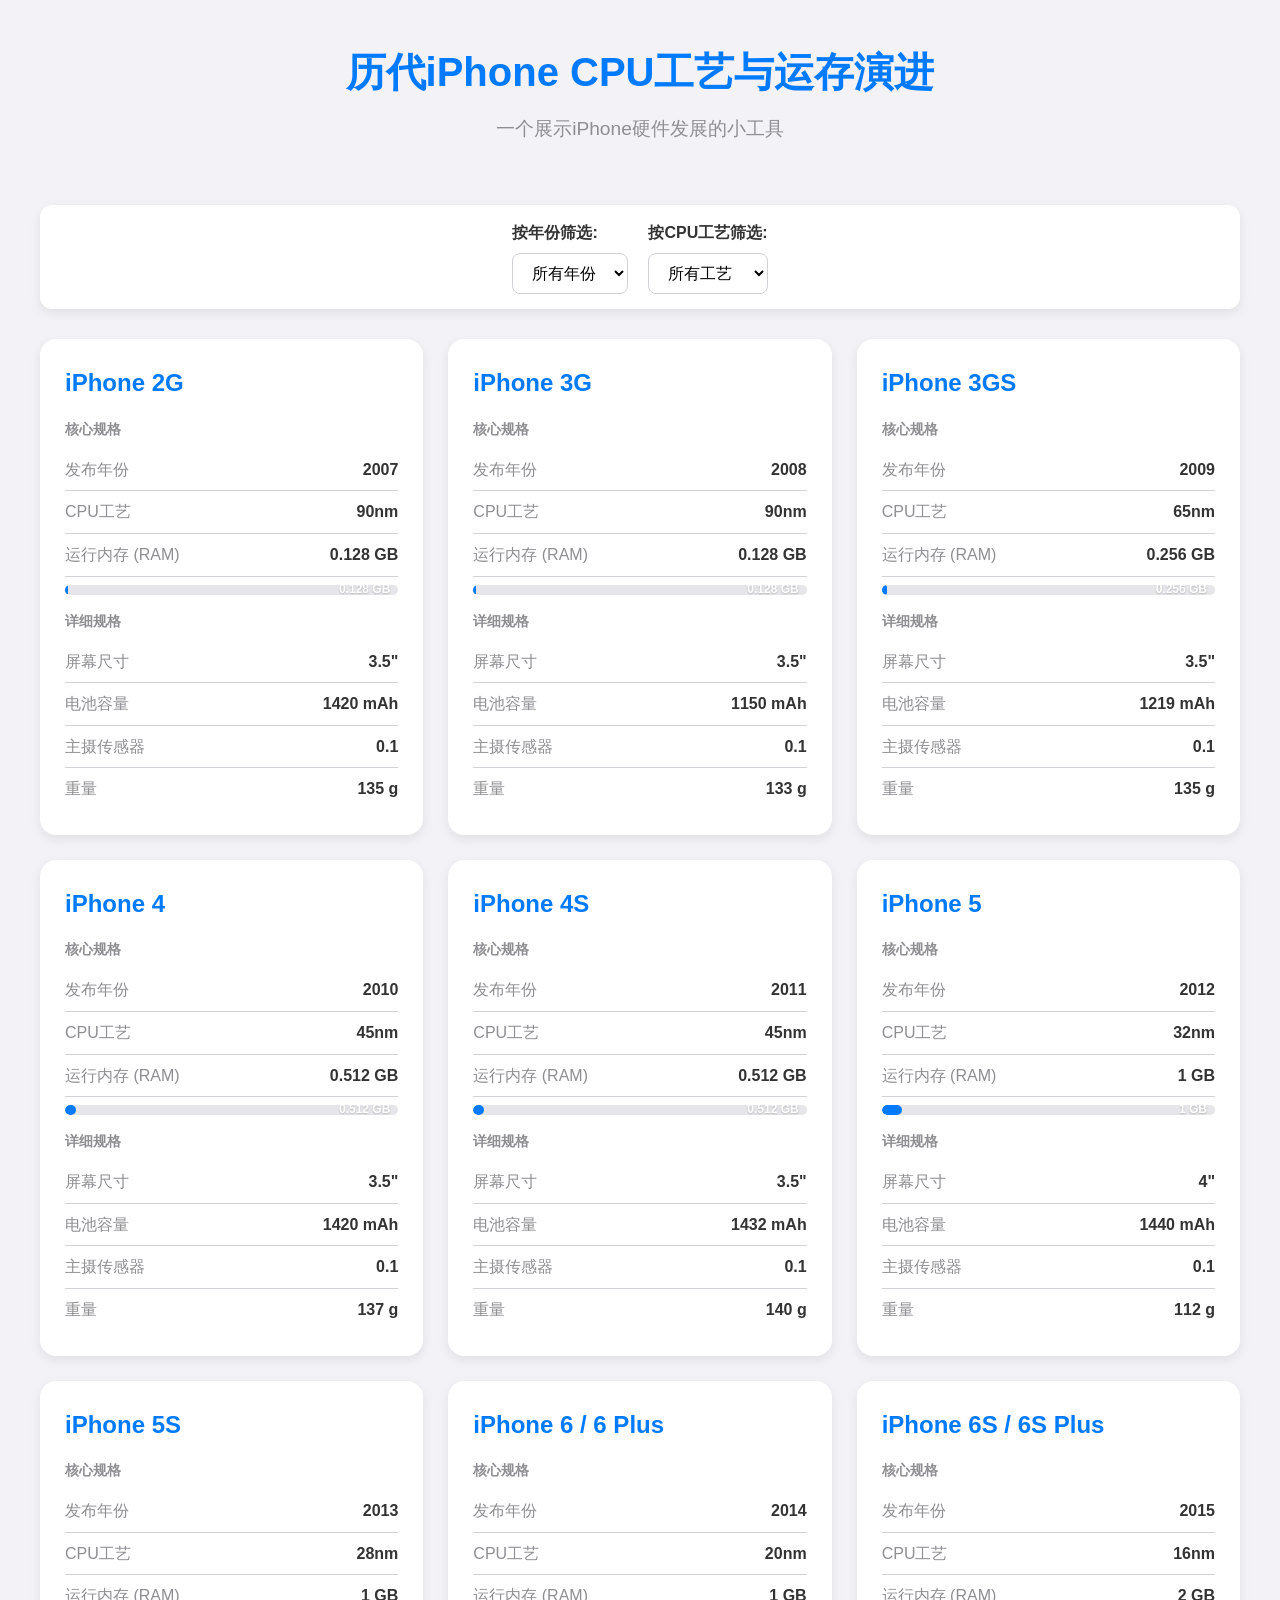
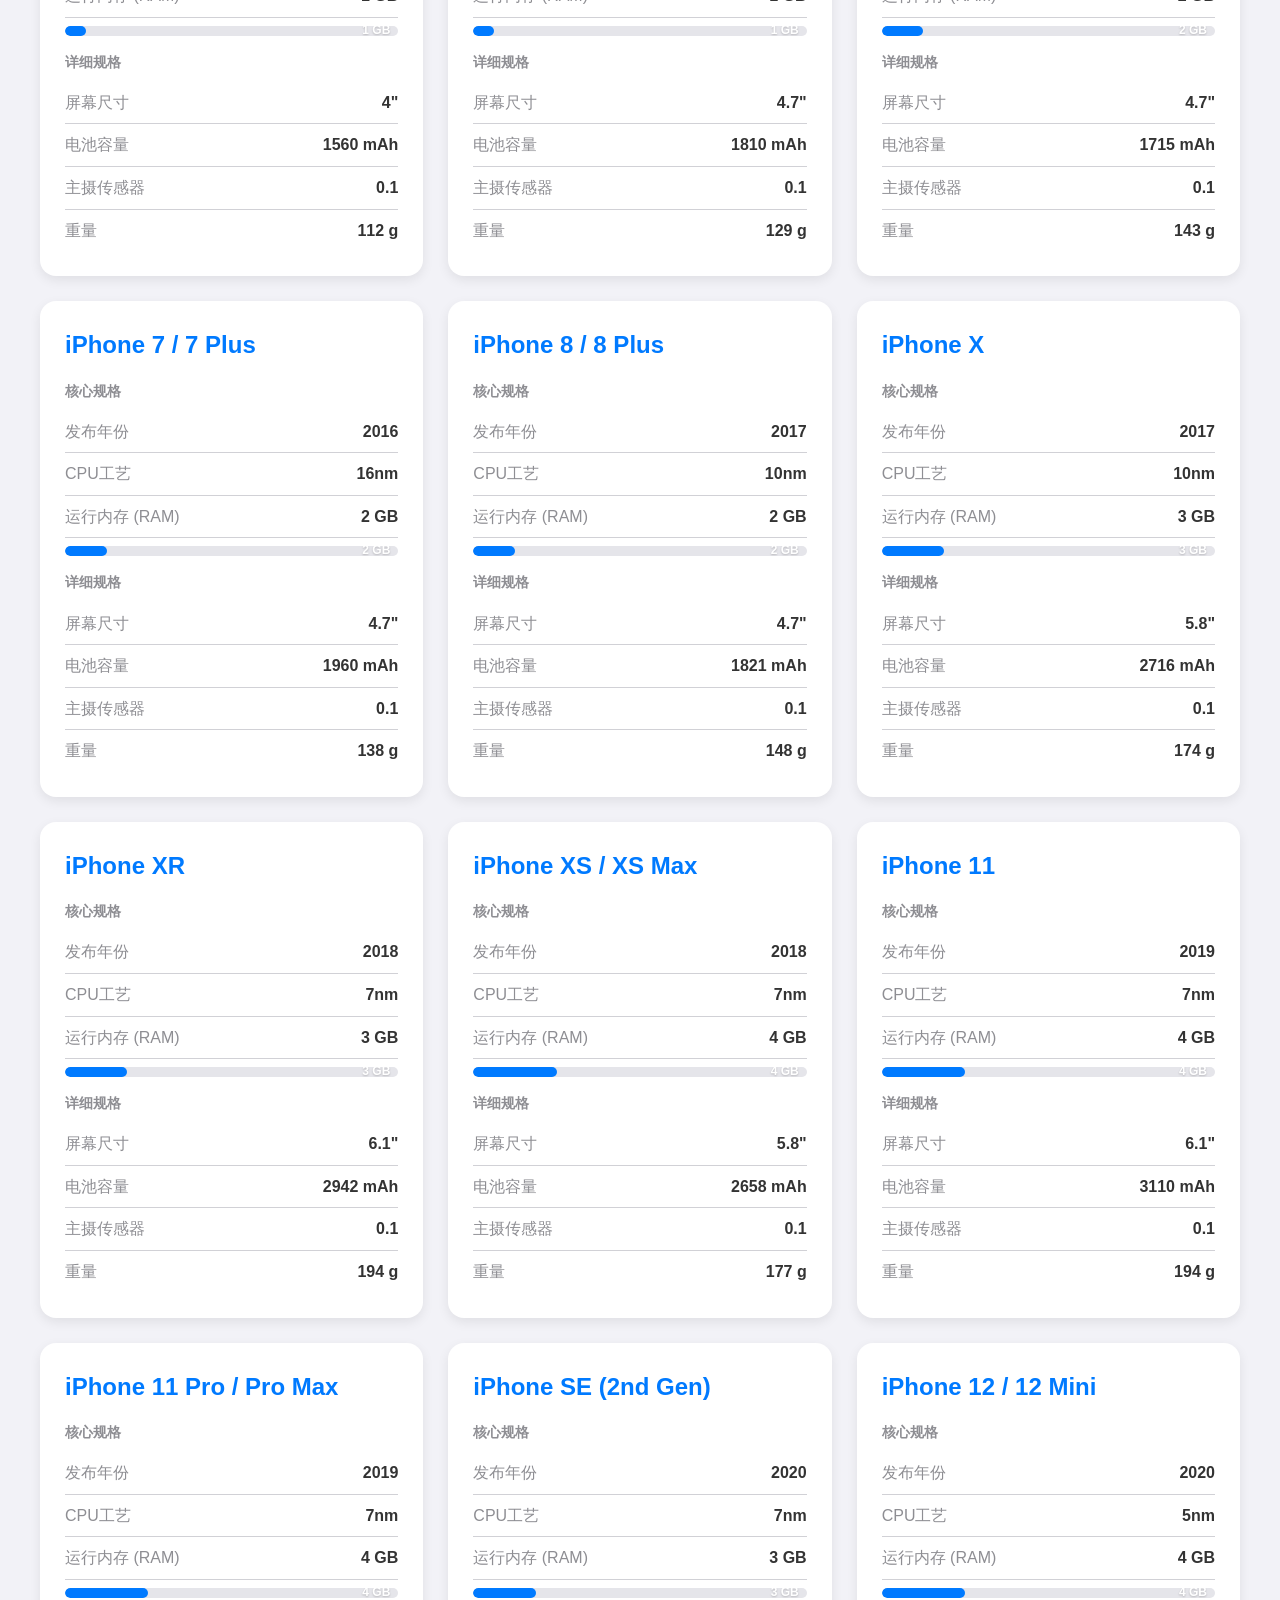
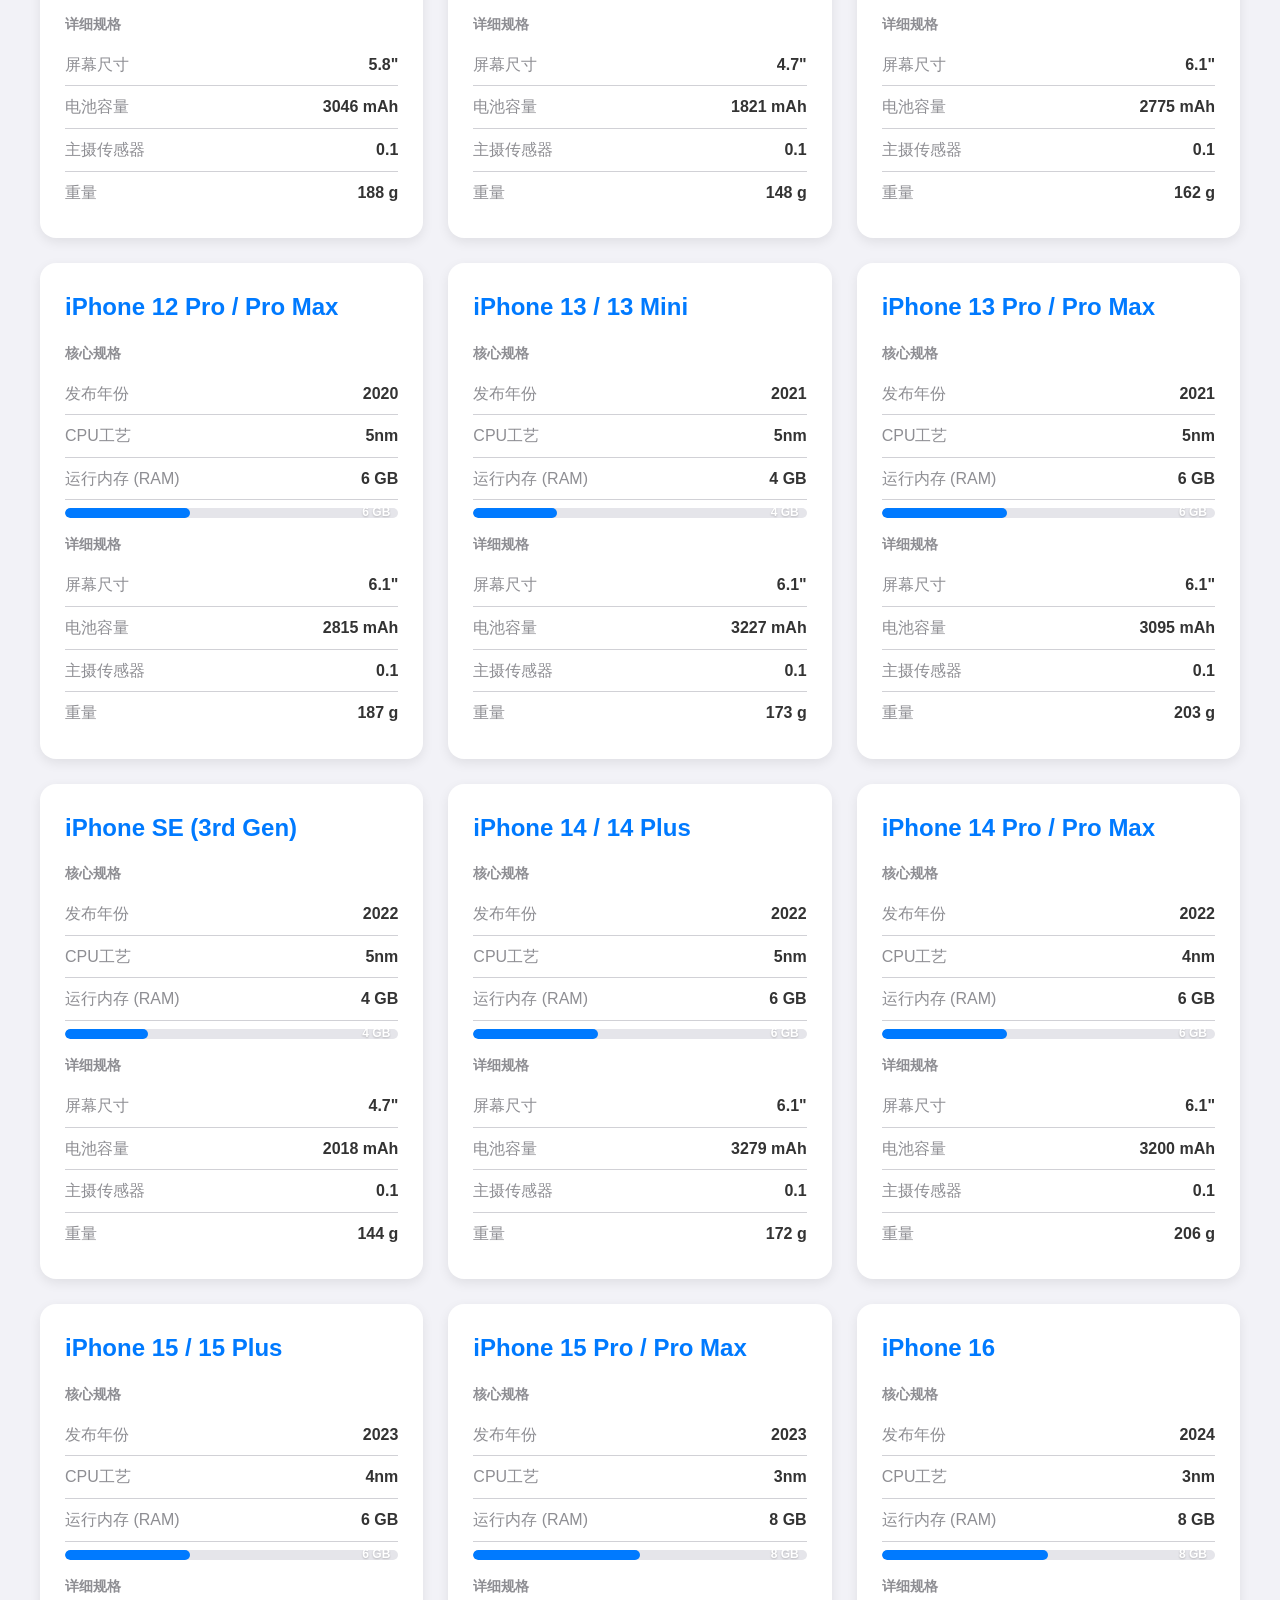
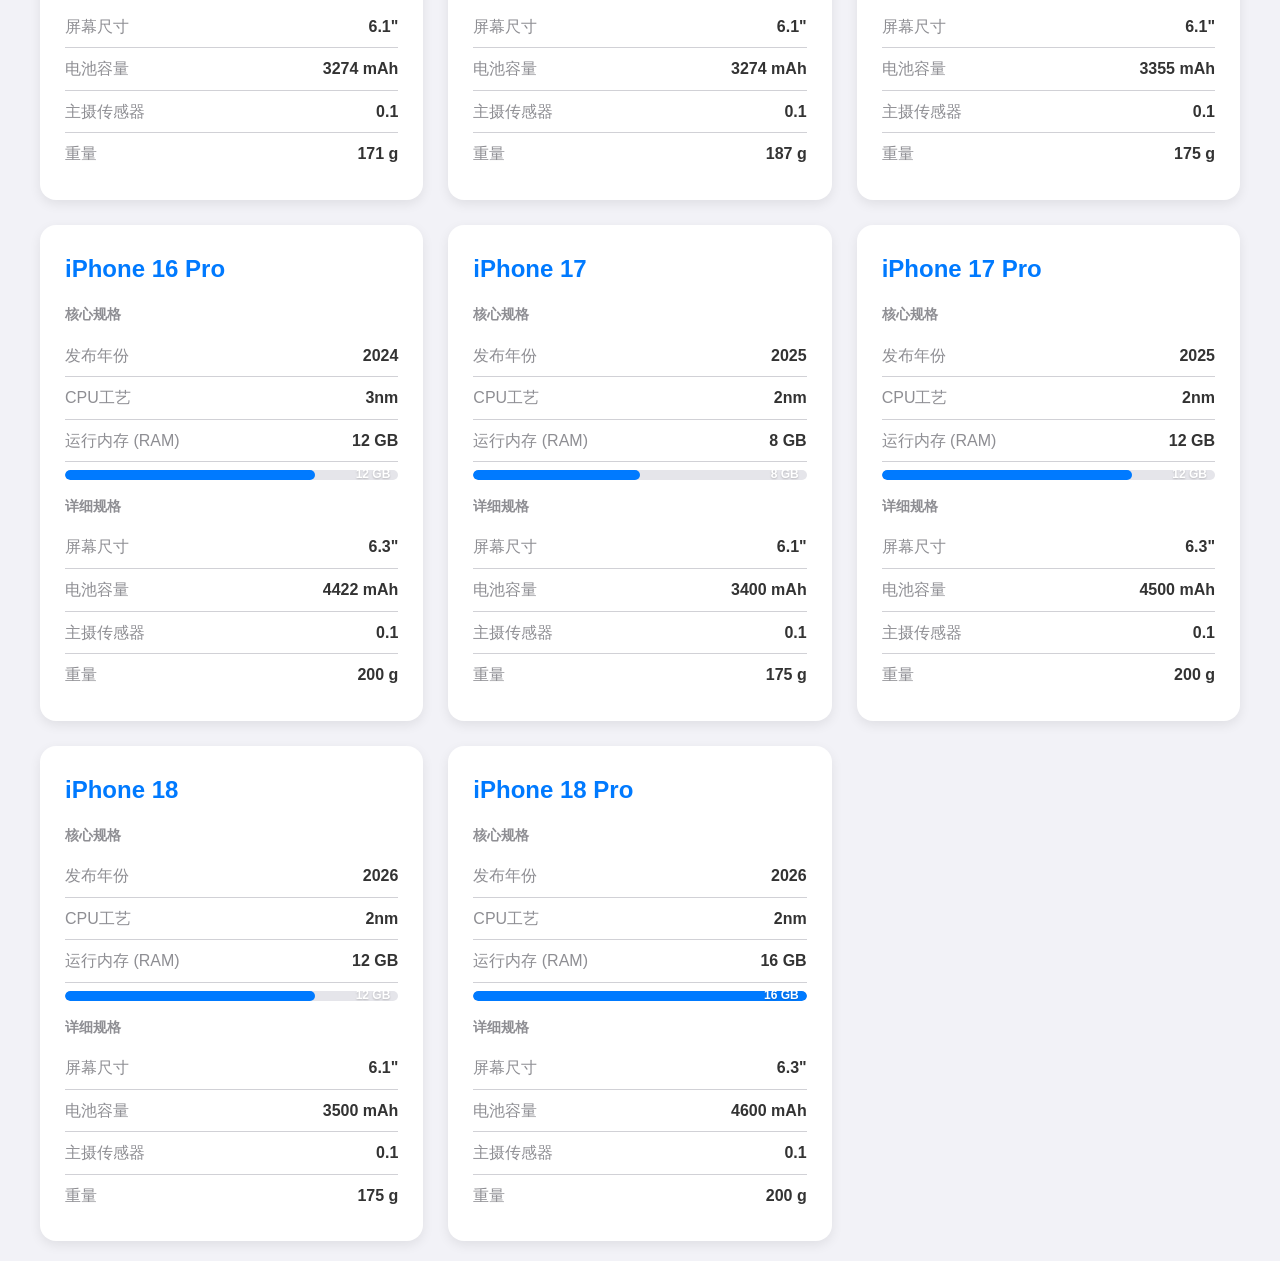
<file: all-iphone-models.html>
<!DOCTYPE html>
<html lang="zh-CN">
<head>
    <meta charset="UTF-8">
    <meta name="viewport" content="width=device-width, initial-scale=1.0">
    <title>历代iPhone CPU工艺与运存演进</title>
    <style>
        /* --- CSS 样式 (已更新) --- */
        :root {
            --primary-color: #007aff;
            --secondary-color: #f2f2f7;
            --text-color: #333;
            --light-text: #8e8e93;
            --border-color: #d1d1d6;
            --card-shadow: 0 4px 12px rgba(0, 0, 0, 0.08);
        }

        * {
            box-sizing: border-box;
            margin: 0;
            padding: 0;
        }

        body {
            font-family: -apple-system, BlinkMacSystemFont, "Segoe UI", Roboto, Helvetica, Arial, sans-serif;
            background-color: var(--secondary-color);
            color: var(--text-color);
            line-height: 1.6;
            padding: 20px;
        }

        .container {
            max-width: 1200px;
            margin: 0 auto;
        }

        header {
            text-align: center;
            margin-bottom: 40px;
            padding: 20px 0;
        }

        h1 {
            font-size: 2.5rem;
            color: var(--primary-color);
            margin-bottom: 10px;
        }

        .subtitle {
            font-size: 1.2rem;
            color: var(--light-text);
        }

        .controls {
            display: flex;
            flex-wrap: wrap;
            gap: 20px;
            justify-content: center;
            margin-bottom: 30px;
            padding: 15px;
            background-color: white;
            border-radius: 12px;
            box-shadow: var(--card-shadow);
        }

        .control-group {
            display: flex;
            flex-direction: column;
        }

        label {
            font-weight: 600;
            margin-bottom: 8px;
            color: var(--text-color);
        }

        select {
            padding: 10px 15px;
            border: 1px solid var(--border-color);
            border-radius: 8px;
            font-size: 1rem;
            background-color: white;
            cursor: pointer;
            transition: border-color 0.2s;
        }

        select:focus {
            outline: none;
            border-color: var(--primary-color);
        }

        .chart-container {
            display: grid;
            grid-template-columns: repeat(auto-fit, minmax(320px, 1fr));
            gap: 25px;
            margin-top: 20px;
        }

        .phone-card {
            background-color: white;
            border-radius: 16px;
            padding: 25px;
            box-shadow: var(--card-shadow);
            transition: transform 0.2s, box-shadow 0.2s;
            display: flex;
            flex-direction: column;
            height: 100%;
        }

        .phone-card:hover {
            transform: translateY(-5px);
            box-shadow: 0 8px 20px rgba(0, 0, 0, 0.12);
        }

        .phone-name {
            font-size: 1.5rem;
            font-weight: 700;
            color: var(--primary-color);
            margin-bottom: 15px;
        }

        .info-section {
            margin-bottom: 15px;
        }
        
        .info-section:last-child {
            margin-bottom: 0;
        }

        .info-title {
            font-size: 0.9rem;
            color: var(--light-text);
            margin-bottom: 8px;
            font-weight: 600;
        }

        .info-item {
            display: flex;
            justify-content: space-between;
            align-items: center;
            padding: 8px 0;
            border-bottom: 1px solid var(--border-color);
        }
        
        .info-item:last-child {
            border-bottom: none;
        }

        .info-label {
            font-weight: 500;
            color: var(--light-text);
        }

        .info-value {
            font-weight: 600;
            color: var(--text-color);
        }

        .ram-chart {
            width: 100%;
            height: 10px;
            background-color: #e5e5ea;
            border-radius: 5px;
            margin-top: 8px;
            overflow: hidden;
            position: relative;
        }

        .ram-bar {
            height: 100%;
            background-color: var(--primary-color);
            border-radius: 5px;
            transition: width 0.5s ease-in-out;
        }
        
        .ram-bar::after {
            content: attr(data-ram);
            position: absolute;
            right: 8px;
            top: 50%;
            transform: translateY(-50%);
            color: white;
            font-size: 0.75rem;
            font-weight: bold;
            text-shadow: 0 1px 2px rgba(0,0,0,0.2);
        }

        .no-data {
            text-align: center;
            grid-column: 1 / -1;
            padding: 40px;
            font-size: 1.2rem;
            color: var(--light-text);
        }

        /* 响应式调整 */
        @media (max-width: 768px) {
            .controls {
                flex-direction: column;
                align-items: stretch;
            }
            
            h1 {
                font-size: 2rem;
            }
        }
    </style>
</head>
<body>

    <div class="container">
        <header>
            <h1>历代iPhone CPU工艺与运存演进</h1>
            <p class="subtitle">一个展示iPhone硬件发展的小工具</p>
        </header>

        <div class="controls">
            <div class="control-group">
                <label for="year-filter">按年份筛选:</label>
                <select id="year-filter">
                    <option value="all">所有年份</option>
                    <!-- 年份将由JS动态生成 -->
                </select>
            </div>
            <div class="control-group">
                <label for="process-filter">按CPU工艺筛选:</label>
                <select id="process-filter">
                    <option value="all">所有工艺</option>
                    <!-- 工艺将由JS动态生成 -->
                </select>
            </div>
        </div>

        <div class="chart-container" id="chart-container">
            <!-- iPhone 卡片将由JS动态生成 -->
        </div>
    </div>

    <script>
        // --- 1. 数据定义 (已更新) ---
        // 这里存储了所有iPhone的信息，易于维护和扩展
        const iphoneData = [
            { name: "iPhone 2G", year: 2007, cpuProcess: "90nm", ram: 0.128, screenSize: 3.5, batteryCapacity: 1420, cameraSensor: 1/10, weight: 135 },
            { name: "iPhone 3G", year: 2008, cpuProcess: "90nm", ram: 0.128, screenSize: 3.5, batteryCapacity: 1150, cameraSensor: 1/10, weight: 133 },
            { name: "iPhone 3GS", year: 2009, cpuProcess: "65nm", ram: 0.256, screenSize: 3.5, batteryCapacity: 1219, cameraSensor: 1/10, weight: 135 },
            { name: "iPhone 4", year: 2010, cpuProcess: "45nm", ram: 0.512, screenSize: 3.5, batteryCapacity: 1420, cameraSensor: 1/10, weight: 137 },
            { name: "iPhone 4S", year: 2011, cpuProcess: "45nm", ram: 0.512, screenSize: 3.5, batteryCapacity: 1432, cameraSensor: 1/10, weight: 140 },
            { name: "iPhone 5", year: 2012, cpuProcess: "32nm", ram: 1, screenSize: 4.0, batteryCapacity: 1440, cameraSensor: 1/10, weight: 112 },
            { name: "iPhone 5S", year: 2013, cpuProcess: "28nm", ram: 1, screenSize: 4.0, batteryCapacity: 1560, cameraSensor: 1/10, weight: 112 },
            { name: "iPhone 6 / 6 Plus", year: 2014, cpuProcess: "20nm", ram: 1, screenSize: 4.7, batteryCapacity: 1810, cameraSensor: 1/10, weight: 129 },
            { name: "iPhone 6S / 6S Plus", year: 2015, cpuProcess: "16nm", ram: 2, screenSize: 4.7, batteryCapacity: 1715, cameraSensor: 1/10, weight: 143 },
            { name: "iPhone 7 / 7 Plus", year: 2016, cpuProcess: "16nm", ram: 2, screenSize: 4.7, batteryCapacity: 1960, cameraSensor: 1/10, weight: 138 },
            { name: "iPhone 8 / 8 Plus", year: 2017, cpuProcess: "10nm", ram: 2, screenSize: 4.7, batteryCapacity: 1821, cameraSensor: 1/10, weight: 148 },
            { name: "iPhone X", year: 2017, cpuProcess: "10nm", ram: 3, screenSize: 5.8, batteryCapacity: 2716, cameraSensor: 1/10, weight: 174 },
            { name: "iPhone XR", year: 2018, cpuProcess: "7nm", ram: 3, screenSize: 6.1, batteryCapacity: 2942, cameraSensor: 1/10, weight: 194 },
            { name: "iPhone XS / XS Max", year: 2018, cpuProcess: "7nm", ram: 4, screenSize: 5.8, batteryCapacity: 2658, cameraSensor: 1/10, weight: 177 },
            { name: "iPhone 11", year: 2019, cpuProcess: "7nm", ram: 4, screenSize: 6.1, batteryCapacity: 3110, cameraSensor: 1/10, weight: 194 },
            { name: "iPhone 11 Pro / Pro Max", year: 2019, cpuProcess: "7nm", ram: 4, screenSize: 5.8, batteryCapacity: 3046, cameraSensor: 1/10, weight: 188 },
            { name: "iPhone SE (2nd Gen)", year: 2020, cpuProcess: "7nm", ram: 3, screenSize: 4.7, batteryCapacity: 1821, cameraSensor: 1/10, weight: 148 },
            { name: "iPhone 12 / 12 Mini", year: 2020, cpuProcess: "5nm", ram: 4, screenSize: 6.1, batteryCapacity: 2775, cameraSensor: 1/10, weight: 162 },
            { name: "iPhone 12 Pro / Pro Max", year: 2020, cpuProcess: "5nm", ram: 6, screenSize: 6.1, batteryCapacity: 2815, cameraSensor: 1/10, weight: 187 },
            { name: "iPhone 13 / 13 Mini", year: 2021, cpuProcess: "5nm", ram: 4, screenSize: 6.1, batteryCapacity: 3227, cameraSensor: 1/10, weight: 173 },
            { name: "iPhone 13 Pro / Pro Max", year: 2021, cpuProcess: "5nm", ram: 6, screenSize: 6.1, batteryCapacity: 3095, cameraSensor: 1/10, weight: 203 },
            { name: "iPhone SE (3rd Gen)", year: 2022, cpuProcess: "5nm", ram: 4, screenSize: 4.7, batteryCapacity: 2018, cameraSensor: 1/10, weight: 144 },
            { name: "iPhone 14 / 14 Plus", year: 2022, cpuProcess: "5nm", ram: 6, screenSize: 6.1, batteryCapacity: 3279, cameraSensor: 1/10, weight: 172 },
            { name: "iPhone 14 Pro / Pro Max", year: 2022, cpuProcess: "4nm", ram: 6, screenSize: 6.1, batteryCapacity: 3200, cameraSensor: 1/10, weight: 206 },
            { name: "iPhone 15 / 15 Plus", year: 2023, cpuProcess: "4nm", ram: 6, screenSize: 6.1, batteryCapacity: 3274, cameraSensor: 1/10, weight: 171 },
            { name: "iPhone 15 Pro / Pro Max", year: 2023, cpuProcess: "3nm", ram: 8, screenSize: 6.1, batteryCapacity: 3274, cameraSensor: 1/10, weight: 187 },
            { name: "iPhone 16", year: 2024, cpuProcess: "3nm", ram: 8, screenSize: 6.1, batteryCapacity: 3355, cameraSensor: 1/10, weight: 175 },
            { name: "iPhone 16 Pro", year: 2024, cpuProcess: "3nm", ram: 12, screenSize: 6.3, batteryCapacity: 4422, cameraSensor: 1/10, weight: 200 },
            { name: "iPhone 17", year: 2025, cpuProcess: "2nm", ram: 8, screenSize: 6.1, batteryCapacity: 3400, cameraSensor: 1/10, weight: 175 },
            { name: "iPhone 17 Pro", year: 2025, cpuProcess: "2nm", ram: 12, screenSize: 6.3, batteryCapacity: 4500, cameraSensor: 1/10, weight: 200 },
            { name: "iPhone 18", year: 2026, cpuProcess: "2nm", ram: 12, screenSize: 6.1, batteryCapacity: 3500, cameraSensor: 1/10, weight: 175 },
            { name: "iPhone 18 Pro", year: 2026, cpuProcess: "2nm", ram: 16, screenSize: 6.3, batteryCapacity: 4600, cameraSensor: 1/10, weight: 200 }
        ];

        // --- 2. 初始化 ---
        const chartContainer = document.getElementById('chart-container');
        const yearFilter = document.getElementById('year-filter');
        const processFilter = document.getElementById('process-filter');
        
        // 找到最大的运存值，用于归一化图表宽度
        const maxRam = Math.max(...iphoneData.map(phone => phone.ram));

        // --- 3. 功能函数 (已更新) ---

        /**
         * 渲染iPhone卡片
         * @param {Array} phones - 要渲染的iPhone数据数组
         */
        function renderPhones(phones) {
            if (phones.length === 0) {
                chartContainer.innerHTML = `<div class="no-data">没有找到符合条件的iPhone。</div>`;
                return;
            }

            chartContainer.innerHTML = ''; // 清空现有内容
            phones.forEach(phone => {
                const ramBarWidth = (phone.ram / maxRam) * 100;
                const card = document.createElement('div');
                card.className = 'phone-card';
                card.innerHTML = `
                    <h3 class="phone-name">${phone.name}</h3>
                    
                    <div class="info-section">
                        <div class="info-title">核心规格</div>
                        <div class="info-item">
                            <span class="info-label">发布年份</span>
                            <span class="info-value">${phone.year}</span>
                        </div>
                        <div class="info-item">
                            <span class="info-label">CPU工艺</span>
                            <span class="info-value">${phone.cpuProcess}</span>
                        </div>
                        <div class="info-item">
                            <span class="info-label">运行内存 (RAM)</span>
                            <span class="info-value">${phone.ram} GB</span>
                        </div>
                        <div class="ram-chart">
                            <div class="ram-bar" style="width: ${ramBarWidth}%;" data-ram="${phone.ram} GB"></div>
                        </div>
                    </div>

                    <div class="info-section">
                        <div class="info-title">详细规格</div>
                        <div class="info-item">
                            <span class="info-label">屏幕尺寸</span>
                            <span class="info-value">${phone.screenSize}"</span>
                        </div>
                        <div class="info-item">
                            <span class="info-label">电池容量</span>
                            <span class="info-value">${phone.batteryCapacity} mAh</span>
                        </div>
                        <div class="info-item">
                            <span class="info-label">主摄传感器</span>
                            <span class="info-value">${phone.cameraSensor}</span>
                        </div>
                        <div class="info-item">
                            <span class="info-label">重量</span>
                            <span class="info-value">${phone.weight} g</span>
                        </div>
                    </div>
                `;
                chartContainer.appendChild(card);
            });
        }

        /**
         * 初始化筛选器选项
         */
        function initFilters() {
            const years = [...new Set(iphoneData.map(phone => phone.year))].sort();
            const processes = [...new Set(iphoneData.map(phone => phone.cpuProcess))].sort();

            years.forEach(year => {
                const option = document.createElement('option');
                option.value = year;
                option.textContent = `${year}年`;
                yearFilter.appendChild(option);
            });

            processes.forEach(process => {
                const option = document.createElement('option');
                option.value = process;
                option.textContent = process;
                processFilter.appendChild(option);
            });
        }

        /**
         * 获取筛选后的数据
         * @returns {Array} 筛选后的iPhone数据数组
         */
        function getFilteredData() {
            const selectedYear = yearFilter.value;
            const selectedProcess = processFilter.value;

            return iphoneData.filter(phone => {
                const yearMatch = selectedYear === 'all' || phone.year == selectedYear;
                const processMatch = selectedProcess === 'all' || phone.cpuProcess === selectedProcess;
                return yearMatch && processMatch;
            });
        }

        // --- 4. 事件监听与程序启动 ---
        
        // 当筛选器的值改变时，重新渲染
        yearFilter.addEventListener('change', () => {
            renderPhones(getFilteredData());
        });

        processFilter.addEventListener('change', () => {
            renderPhones(getFilteredData());
        });

        // 初始化：填充筛选器并渲染所有数据
        initFilters();
        renderPhones(iphoneData);

    </script>
</body>
</html>
</file>
